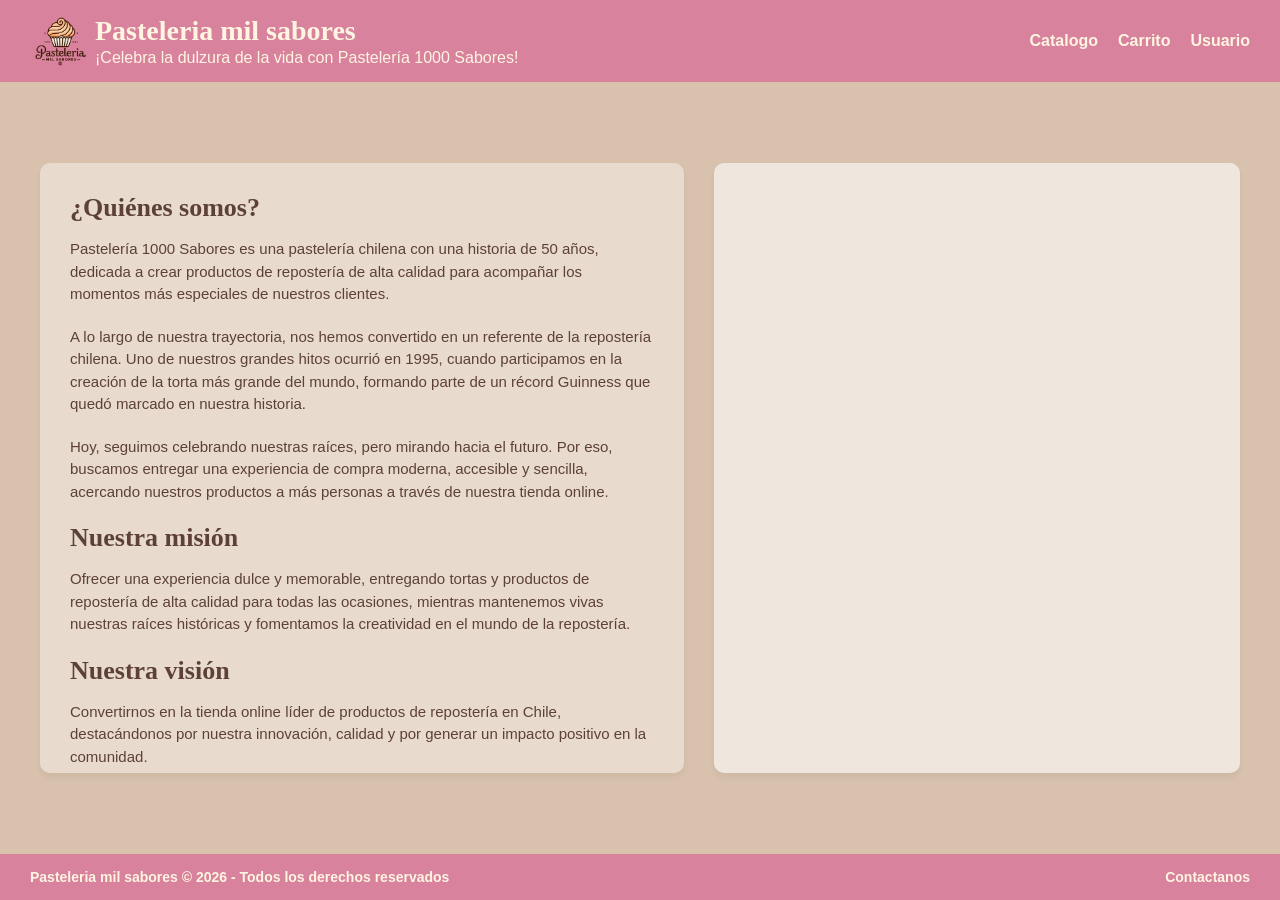
<file: inicio/index.html>
<!DOCTYPE html>
<html lang="es">

<head> <!-- COPIAR Y PEGAR ESTO COMO BASE EN TODOS LOS HTML -->
    <meta charset="UTF-8">
    <meta name="viewport" content="width=device-width, initial-scale=1.0">
    <title>Pasteleria mil sabores</title>

    <link rel="stylesheet" href="style.css">

    <!-- fuente principal -->
    <link rel="stylesheet" href="https://fonts.google.com/specimen/Lato">
    <!-- fuente encabezado -->
    <link rel="stylesheet" href="https://fonts.google.com/specimen/Pacifico">

</head>

<body>

    <!-- header base para todos los html (vistas) -->
    <!-- chicos RECUERDEN COPIAR Y PEGAR el HEADER del CONTACTANOS
        aqui no esta el boton inicio, ese se encuentra en el contactanos -->
        
<header class="nav-header">
    <nav class="nav-contenedor">

        <div class="header-logo">
            <img class="logo-img" src="..\multimedia\logo pasteleria.png" alt="logo pasteleria">

            <div>
                <h1 class="titulo-header">Pasteleria mil sabores</h1>
                <p class="eslogan-header">¡Celebra la dulzura de la vida con Pastelería 1000 Sabores!</p>
            </div>

        </div>

        <ul class="navbar-nav">
            <li class="item-nav">
                <a href="../catalogo/catalogo.html">Catalogo</a>
            </li>
            <li class="item-nav">
                <a href="../carrito/carrito.html">Carrito</a>
            </li>
            <li class="item-nav">
                <a href="../usuario/inicio_sesion.html">Usuario</a>
            </li>
        </ul>

    </nav>
</header>

    <main>

        <section class="portada-index">
            <div class="portada-contenido">
                
                <div class="card-index-texto">
                    <h2 class="portada-titulo">¿Quiénes somos?</h2>
                    <p class="portada-baja">Pastelería 1000 Sabores es una pastelería chilena con una historia de 50 años,
                        dedicada a crear productos de repostería de alta calidad para acompañar los momentos más
                        especiales de nuestros clientes.</p>
        
                    <p class="portada-baja">A lo largo de nuestra trayectoria, nos hemos convertido en un referente de la
                        repostería chilena. Uno de nuestros grandes hitos ocurrió en 1995, cuando participamos en la creación de la
                        torta más grande del mundo, formando parte de un récord Guinness que quedó marcado en nuestra historia.
                    </p>
        
                    <p class="portada-baja">Hoy, seguimos celebrando nuestras raíces, pero mirando hacia el futuro. Por eso,
                        buscamos entregar una experiencia de compra moderna, accesible y sencilla, acercando
                        nuestros productos a más personas a través de nuestra tienda online.
                    </p>
        
                    <h2 class="portada-titulo">Nuestra misión</h2>
                    <p class="portada-baja">Ofrecer una experiencia dulce y memorable, entregando
                        tortas y productos de repostería de alta calidad para todas las ocasiones, mientras mantenemos
                        vivas nuestras raíces históricas y fomentamos la creatividad en el mundo de la repostería.
                    </p>
        
                    <h2 class="portada-titulo">Nuestra visión</h2>
                    <p class="portada-baja">Convertirnos en la tienda online líder de productos de
                        repostería en Chile, destacándonos por nuestra innovación, calidad y por generar un
                        impacto positivo en la comunidad.
                    </p>
        
                    <h2 class="portada-titulo">50 años creando momentos dulces</h2>
                    <p class="portada-baja">Nuestra historia nos inspira, nuestra calidad nos representa
                        y la innovación nos impulsa a seguir creciendo.
                    </p>
                </div>
        
                <div class="card-index-video">
                    <video src="../multimedia/video pasteleria.mp4" loop autoplay muted></video>
                </div>

            </div>
        </section>
        
    </main>

    <!-- footer base para todos los html (vistas) -->
    <footer class="nav-footer">
        <nav>
            <div class="footer-contenedor">
                <p class="footer-texto">Pasteleria mil sabores &copy; 2026 - Todos los derechos reservados</p>
                <a class="footer-link" href="../contactanos/contactanos.html">Contactanos</a>
            </div>
        </nav>
    </footer>

</body>

</html>
</file>
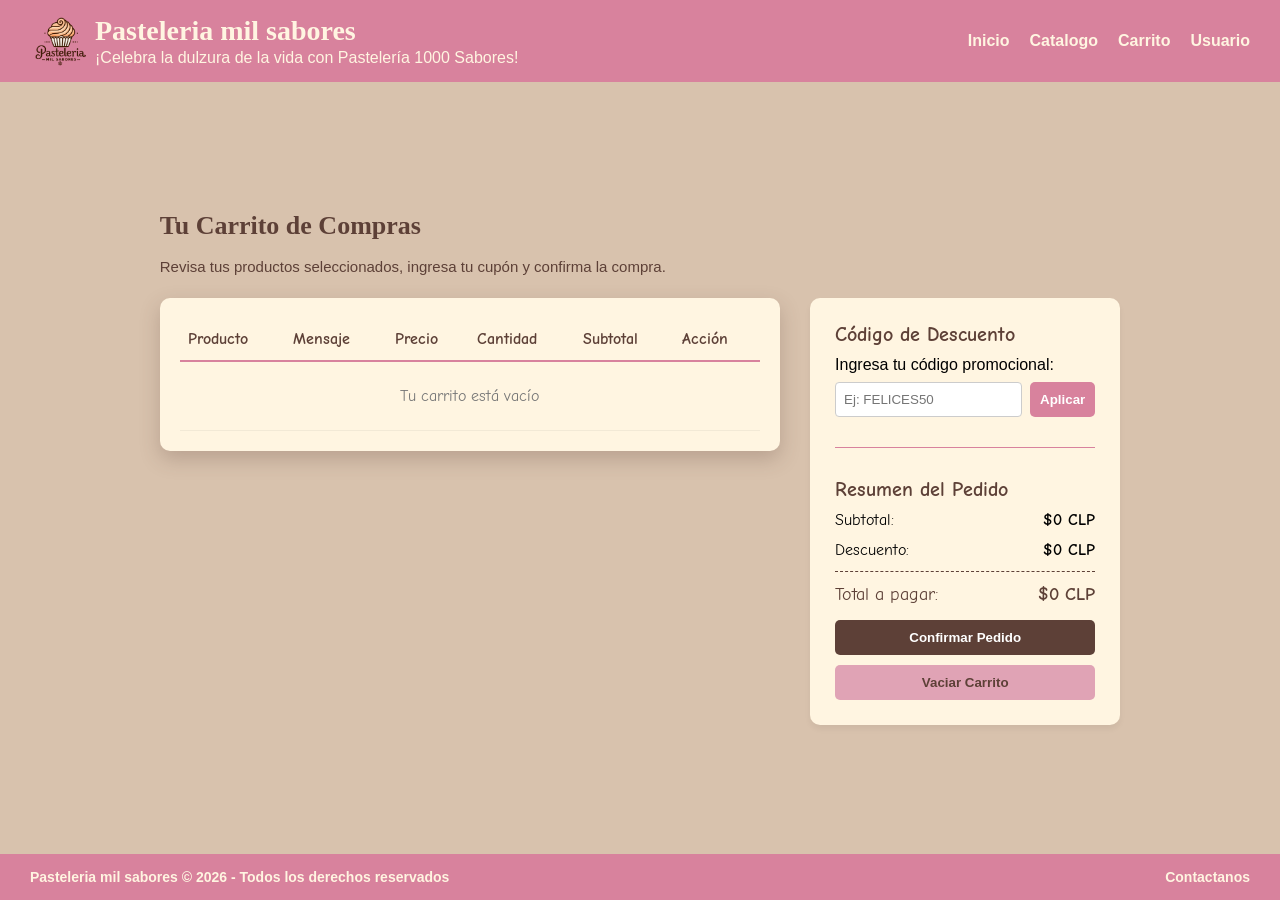
<file: carrito/carrito.html>
<!DOCTYPE html>
<html lang="es">

<head>
    <meta charset="UTF-8">
    <meta name="viewport" content="width=device-width, initial-scale=1.0">
    <title>Carrito - Pasteleria mil sabores</title>

    <link rel="stylesheet" href="../inicio/style.css">
    <link rel="stylesheet" href="carrito.css">
    <link rel="stylesheet" href="https://fonts.googleapis.com/css2?family=Comic+Neue:wght@400;700&display=swap">
</head>

<body>

    <header class="nav-header">
        <nav class="nav-contenedor">
            <div class="header-logo">
                <img class="logo-img" src="../multimedia/logo pasteleria.png" alt="logo pasteleria">
                <div>
                    <h1 class="titulo-header">Pasteleria mil sabores</h1>
                    <p class="eslogan-header">¡Celebra la dulzura de la vida con Pastelería 1000 Sabores!</p>
                </div>
            </div>

            <ul class="navbar-nav">
                <li class="item-nav"><a href="../inicio/index.html">Inicio</a></li>
                <li class="item-nav"><a href="../catalogo/catalogo.html">Catalogo</a></li>
                <li class="item-nav"><a href="../carrito/carrito.html">Carrito</a></li>
                <li class="item-nav"><a href="../usuario/inicio_sesion.html">Usuario</a></li>
            </ul>
        </nav>
    </header>

    <main>
        <section class="contenedor-principal">
            <h2 class="portada-titulo">Tu Carrito de Compras</h2>
            <p class="portada-baja">Revisa tus productos seleccionados, ingresa tu cupón y confirma la compra.</p>

            <!-- Layout en 2 columnas -->
            <div class="carrito-grid">
                
                <!-- Columna Izquierda: Tabla de productos -->
                <div class="card-carrito">
                    <div class="contenedor-tabla">
                        <table class="tabla-carrito">
                            <thead>
                                <tr>
                                    <th>Producto</th>
                                    <th>Mensaje</th>
                                    <th>Precio</th>
                                    <th>Cantidad</th>
                                    <th>Subtotal</th>
                                    <th>Acción</th>
                                </tr>
                            </thead>
                            <tbody id="itemsCarrito"></tbody>
                        </table>
                    </div>
                </div>

                <!-- Columna Derecha: Cupón + Resumen -->
                <div class="card-resumen">
                    
                    <div class="bloque-cupon">
                        <h3 class="resumen-titulo">Código de Descuento</h3>
                        <p class="texto-cupon">Ingresa tu código promocional:</p>
                        <div class="cupon-box">
                            <input type="text" id="codigoCupon" placeholder="Ej: FELICES50">
                            <button type="button" id="btnAplicarCupon">Aplicar</button>
                        </div>
                    </div>

                    <hr class="separador">

                    <div class="resumen-pedido">
                        <h3 class="resumen-titulo">Resumen del Pedido</h3>
                        
                        <div class="fila-resumen">
                            <span>Subtotal:</span>
                            <span id="subtotal"><strong>$45.000 CLP</strong></span>
                        </div>
                        
                        <div class="fila-resumen">
                            <span>Descuento:</span>
                            <span id="descuento"><strong>$0 CLP</strong></span>
                        </div>
                        
                        <div class="fila-resumen fila-total">
                            <span>Total a pagar:</span>
                            <strong id="total">$45.000 CLP</strong>
                        </div>

                        <div class="acciones-carrito">
                            <button type="button" class="btn-confirmar">Confirmar Pedido</button>
                            <button type="button" class="btn-vaciar">Vaciar Carrito</button>
                        </div>
                    </div>

                </div>

            </div>
        </section>
    </main>

    <footer class="nav-footer">
        <nav>
            <div class="footer-contenedor">
                <p class="footer-texto">Pasteleria mil sabores &copy; 2026 - Todos los derechos reservados</p>
                <a class="footer-link" href="../contactanos/contactanos.html">Contactanos</a>
            </div>
        </nav>
    </footer>

    <script src="carrito.js"></script>
</body>

</html>
</file>
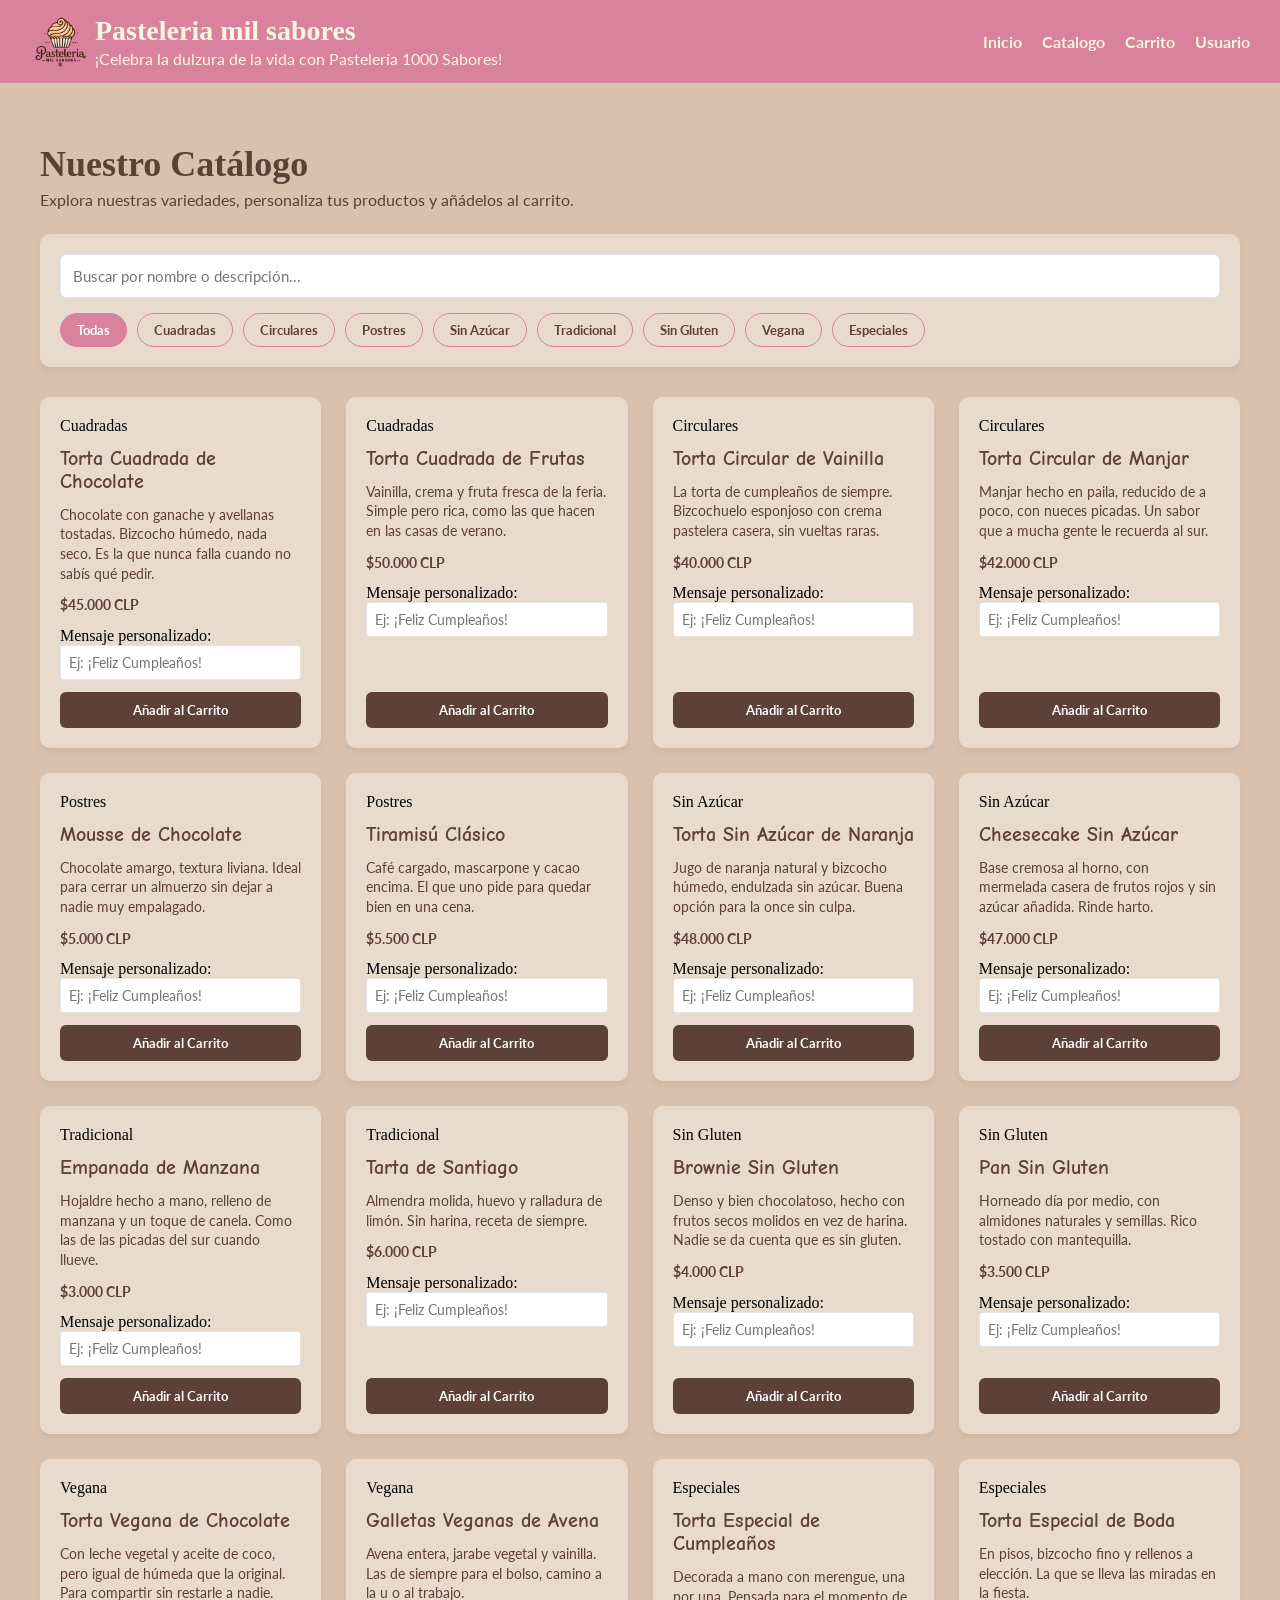
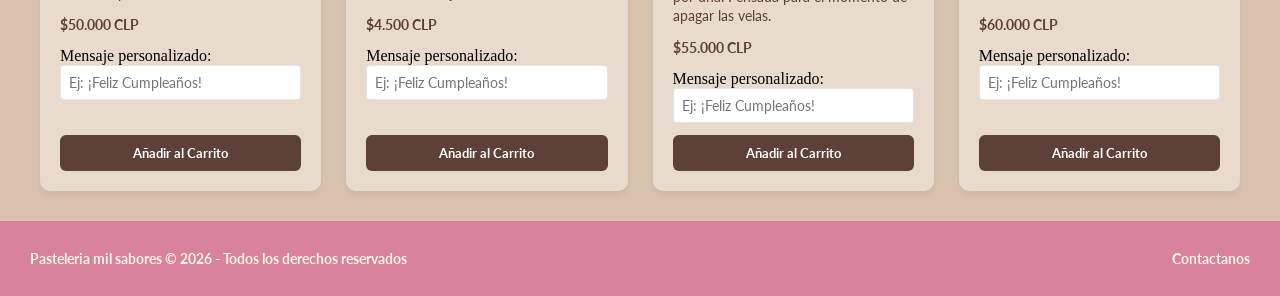
<file: catalogo/catalogo.html>
<!DOCTYPE html>
<html lang="es">

<head>
    <meta charset="UTF-8">
    <meta name="viewport" content="width=device-width, initial-scale=1.0">
    <title>Catálogo - Pasteleria mil sabores</title>

    <link rel="stylesheet" href="catalogo.css">

    <!-- Fuentes: Comic Neue para el sitio y Lato/Arial para las pestañas de navegación -->
    <link rel="stylesheet" href="https://fonts.googleapis.com/css2?family=Comic+Neue:wght@400;700&family=Lato:wght@700&display=swap">
</head>

<body>

    <header class="nav-header">
        <nav class="nav-contenedor">

            <div class="header-logo">
                <img class="logo-img" src="..\multimedia\logo pasteleria.png" alt="logo pasteleria">

                <div>
                    <h1 class="titulo-header">Pasteleria mil sabores</h1>
                    <p class="eslogan-header">¡Celebra la dulzura de la vida con Pastelería 1000 Sabores!</p>
                </div>

            </div>

            <ul class="navbar-nav">
                
                <li class="item-nav">
                    <a href="../inicio/index.html">Inicio</a>
                </li>
                <li class="item-nav">
                    <a href="../catalogo/catalogo.html">Catalogo</a>
                </li>
                <li class="item-nav">
                    <a href="../carrito/carrito.html">Carrito</a>
                </li>
                <li class="item-nav">
                    <a href="../usuario/inicio_sesion.html">Usuario</a>
                </li>
            </ul>

        </nav>
    </header>

    <main>
        <section class="contenedor-principal">
            <h2 class="portada-titulo">Nuestro Catálogo</h2>
            <p class="portada-baja">Explora nuestras variedades, personaliza tus productos y añádelos al carrito.</p>

            <div class="panel-busqueda">
                <input type="text" id="inputBuscar" class="campo-buscar" placeholder="Buscar por nombre o descripción...">
                
                <div class="contenedor-filtros">
                    <button type="button" class="btn-filtro active" onclick="filtrarCategoria('Todas', event)">Todas</button>
                    <button type="button" class="btn-filtro" onclick="filtrarCategoria('Cuadradas', event)">Cuadradas</button>
                    <button type="button" class="btn-filtro" onclick="filtrarCategoria('Circulares', event)">Circulares</button>
                    <button type="button" class="btn-filtro" onclick="filtrarCategoria('Postres', event)">Postres</button>
                    <button type="button" class="btn-filtro" onclick="filtrarCategoria('Sin Azúcar', event)">Sin Azúcar</button>
                    <button type="button" class="btn-filtro" onclick="filtrarCategoria('Tradicional', event)">Tradicional</button>
                    <button type="button" class="btn-filtro" onclick="filtrarCategoria('Sin Gluten', event)">Sin Gluten</button>
                    <button type="button" class="btn-filtro" onclick="filtrarCategoria('Vegana', event)">Vegana</button>
                    <button type="button" class="btn-filtro" onclick="filtrarCategoria('Especiales', event)">Especiales</button>
                </div>
            </div>

            <div class="grid-productos" id="contenedorProductos"></div>
        </section>
    </main>

    <footer class="nav-footer">
        <nav>
            <div class="footer-contenedor">
                <p class="footer-texto">Pasteleria mil sabores &copy; 2026 - Todos los derechos reservados</p>
                <a class="footer-link" href="../contactanos/contactanos.html">Contactanos</a>
            </div>
        </nav>
    </footer>

    <script src="data.js"></script>
    <script src="catalogo.js"></script>
</body>

</html>
</file>
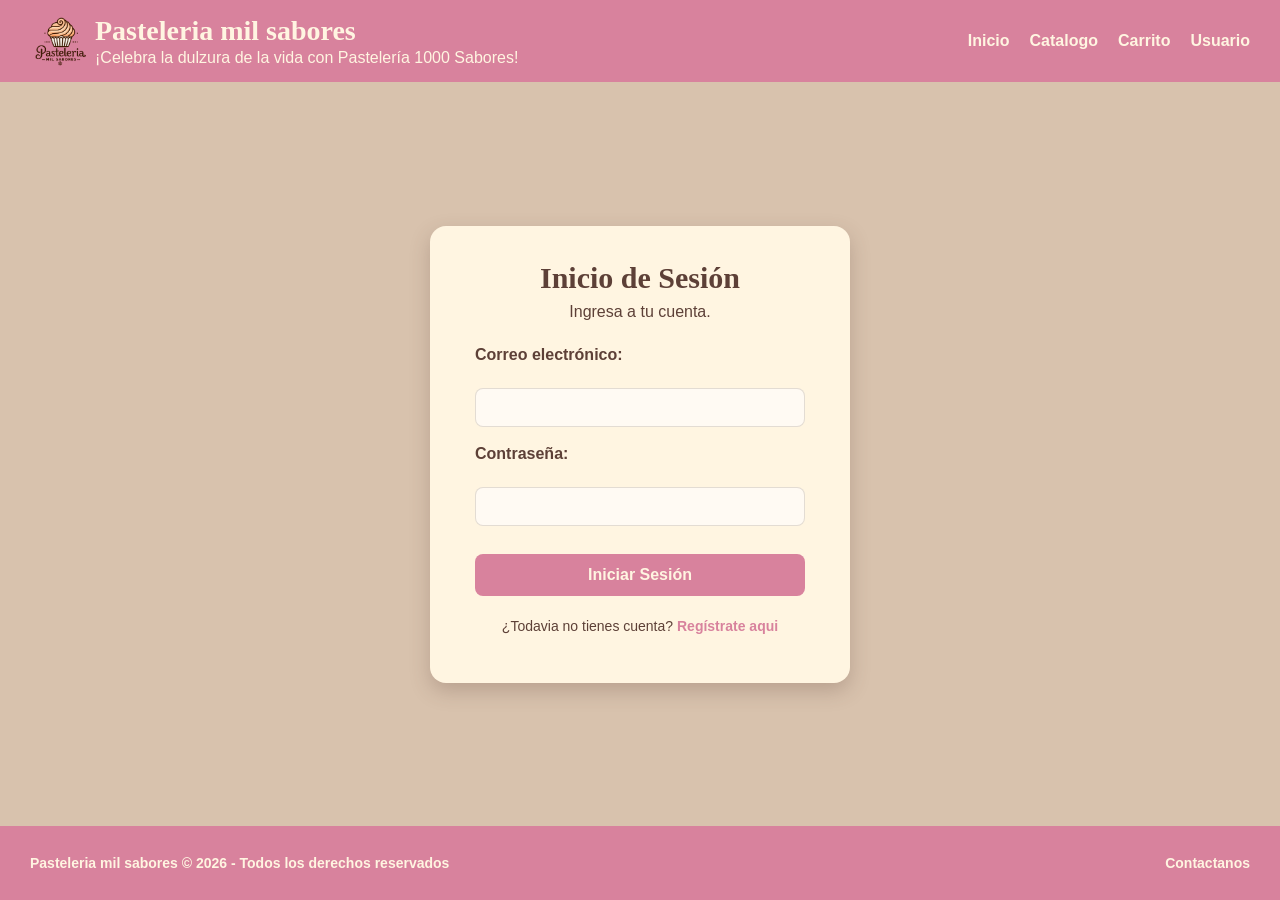
<file: usuario/inicio_sesion.html>
<!DOCTYPE html>
<html lang="es">


<head>
  <meta charset="UTF-8">
  <meta name="viewport" content="width=device-width, initial-scale=1.0">
  <title>Inicio de Sesión - Pastelería 1000 Sabores</title>
  <link rel="stylesheet" href="style.css">
  <!-- fuente principal -->
  <link rel="stylesheet" href="https://fonts.google.com/specimen/Lato">
  <!-- fuente encabezado -->
  <link rel="stylesheet" href="https://fonts.google.com/specimen/Pacifico">
</head>

<body class="pagina-login">
  
<header class="nav-header">
    <nav class="nav-contenedor">

        <div class="header-logo">
            <img class="logo-img" src="..\multimedia\logo pasteleria.png" alt="logo pasteleria">

            <div>
                <h1 class="titulo-header">Pasteleria mil sabores</h1>
                <p class="eslogan-header">¡Celebra la dulzura de la vida con Pastelería 1000 Sabores!</p>
            </div>

        </div>

        <ul class="navbar-nav">
            <li class="item-nav">
                <a href="../inicio/index.html">Inicio</a>
            </li>
            <li class="item-nav">
                <a href="../catalogo/catalogo.html">Catalogo</a>
            </li>
            <li class="item-nav">
                <a href="../carrito/carrito.html">Carrito</a>
            </li>
            <li class="item-nav">
                <a href="../usuario/inicio_sesion.html">Usuario</a>
            </li>
        </ul>

    </nav>
</header>

  </header>
  <!--Principal-->
  <main class="contenido-principal">
    <section class="seccion-login">
      <h2 class="titulo-seccion">Inicio de Sesión </h2>
      <p class="descripcion">Ingresa a tu cuenta.</p>

      <!--Formulario-->
      <form class="formulario-login">
        <div class="campo-formulario">
          <label class="etiqueta" for="correo">Correo electrónico:</label>
          <br>
          <input class="campo" type="email" id="correo" name="correo" required>
        </div>

        <div class="campo-formulario">
          <label class="etiqueta" for="contrasena">Contraseña:</label>
          <br>
          <input class="campo" type="password" id="contrasena" name="contrasena" required>
        </div>
        <button class="boton" type="submit">Iniciar Sesión</button>

      </form>
      <p class="texto-registro">
        ¿Todavia no tienes cuenta?
        <a class="enlace-registro" href="registro.html">Regístrate aqui</a>
      </p>

    </section>
  </main>

    <footer class="nav-footer">
        <nav>
            <div class="footer-contenedor">
                <p class="footer-texto">Pasteleria mil sabores &copy; 2026 - Todos los derechos reservados</p>
                <a class="footer-link" href="../contactanos/contactanos.html">Contactanos</a>
            </div>
        </nav>
    </footer>
  <script src="auth.js"></script>

</body>
</html>
</file>
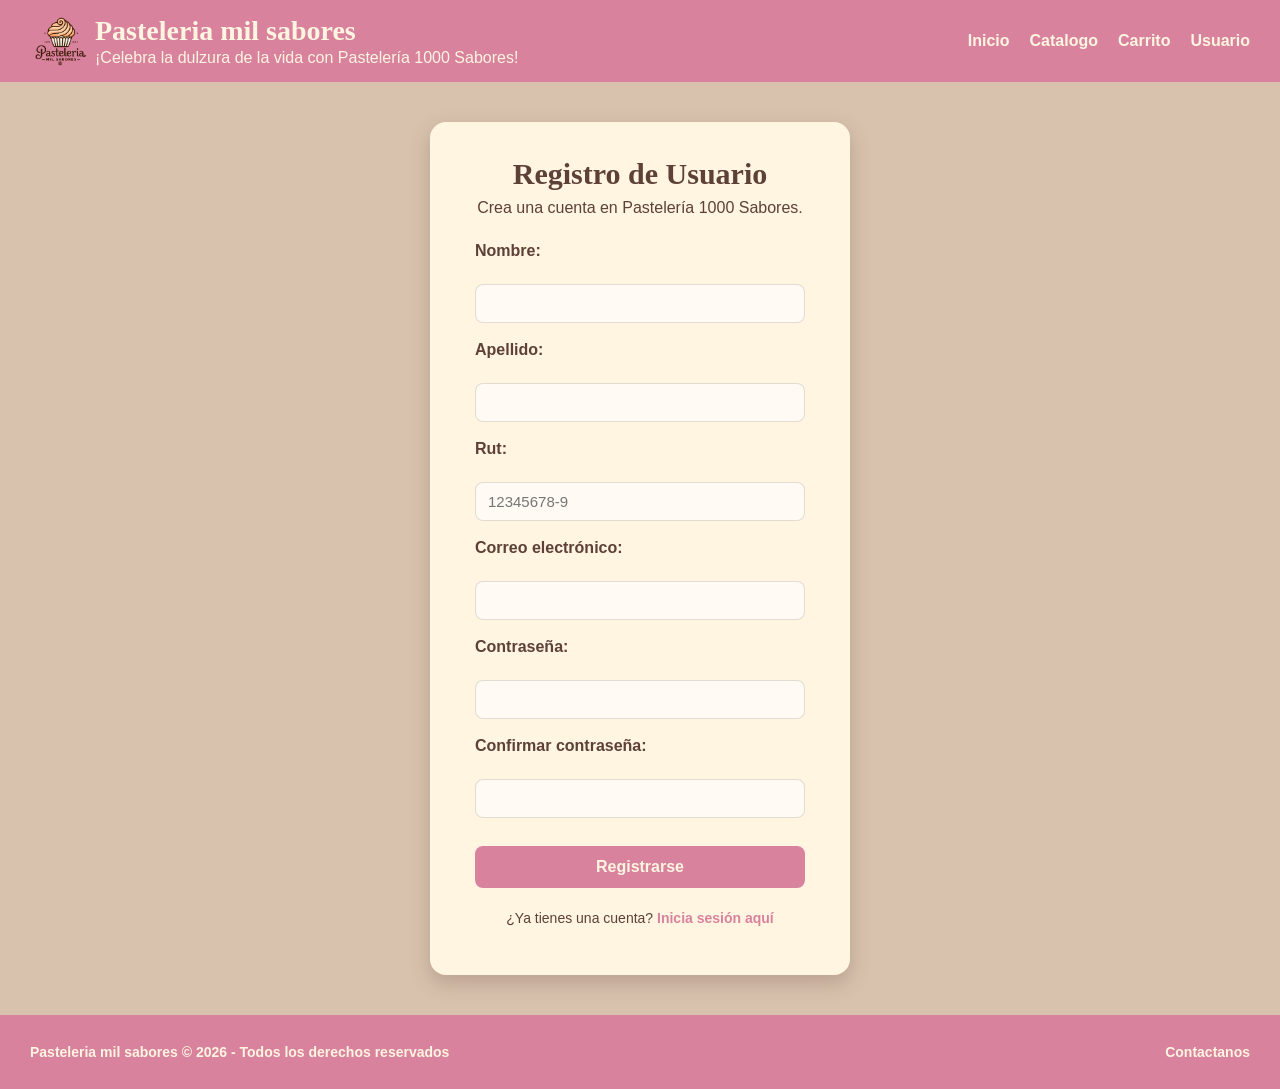
<file: usuario/registro.html>
<!DOCTYPE html>

<head>
  <meta charset="UTF-8">
  <meta name="viewport" content="width=device-width, initial-scale=1.0">
  <title>Registro - Pastelería 1000 Sabores</title>
  <link rel="stylesheet" href="style.css">
  <!-- fuente principal -->
  <link rel="stylesheet" href="https://fonts.google.com/specimen/Lato">
  <!-- fuente encabezado -->
  <link rel="stylesheet" href="https://fonts.google.com/specimen/Pacifico">
</head>



<body class="pagina-registro">
<header class="nav-header">
    <nav class="nav-contenedor">

        <div class="header-logo">
            <img class="logo-img" src="..\multimedia\logo pasteleria.png" alt="logo pasteleria">

            <div>
                <h1 class="titulo-header">Pasteleria mil sabores</h1>
                <p class="eslogan-header">¡Celebra la dulzura de la vida con Pastelería 1000 Sabores!</p>
            </div>

        </div>

        <ul class="navbar-nav">
            <li class="item-nav">
                <a href="../inicio/index.html">Inicio</a>
            </li>
            <li class="item-nav">
                <a href="../catalogo/catalogo.html">Catalogo</a>
            </li>
            <li class="item-nav">
                <a href="../carrito/carrito.html">Carrito</a>
            </li>
            <li class="item-nav">
                <a href="../usuario/inicio_sesion.html">Usuario</a>
            </li>
        </ul>

    </nav>
</header>
  <!-- Contenido principal -->
  <main class="contenido-principal">
    <section class="seccion-registro">
      <h2 class="titulo-seccion">Registro de Usuario</h2>
      <p class="descripcion">Crea una cuenta en Pastelería 1000 Sabores.</p>
      <!-- Formulario -->
      <form class="formulario-registro">
        <div class="campo-formulario">
          <label class="etiqueta" for="nombre">Nombre:</label>
          <br>
          <input class="campo" type="text" id="nombre" name="nombre" required>
        </div>

        <div class="campo-formulario">
          <label class="etiqueta" for="apellido">Apellido:</label>
          <br>
          <input class="campo" type="text" id="apellido" name="apellido" required>
        </div>

        <div class="campo-formulario">
          <label class="etiqueta" for="rut">Rut:</label>
          <br>
          <input class="campo" type="text" id="rut" name="rut" placeholder="12345678-9" required>
        </div>

        <div class="campo-formulario">
          <label class="etiqueta" for="correo">Correo electrónico:</label>
          <br>
          <input class="campo" type="email" id="correo" name="correo"required >
        </div>

        <div class="campo-formulario">
          <label class="etiqueta" for="contrasena"> Contraseña:</label>
          <br>
          <input class="campo" type="password" id="contrasena" name="contrasena" required>
        </div>

        <div class="campo-formulario">
          <label class="etiqueta" for="confirmar-contrasena">Confirmar contraseña:</label>
          <br>
          <input class="campo" type="password" id="confirmar-contrasena" name="confirmar-contrasena" required >
        </div>

        <button class="boton" type="submit">Registrarse</button>
      </form>

      <p class="texto-login">¿Ya tienes una cuenta?
        <a class="enlace-login" href="inicio_sesion.html">Inicia sesión aquí</a>
      </p>
    </section>
  </main>

    <footer class="nav-footer">
        <nav>
            <div class="footer-contenedor">
                <p class="footer-texto">Pasteleria mil sabores &copy; 2026 - Todos los derechos reservados</p>
                <a class="footer-link" href="../contactanos/contactanos.html">Contactanos</a>
            </div>
        </nav>
    </footer>
    
  <script src="auth.js"></script>

</body>
</html>
</file>
<file: inicio/style.css>
:root {
    --fondo-barras: #D8829D;
    --fondo-base: #d8c2ad;
    --texto-principal: #FFF5E1;
    --texto-secundario: #c5bab07b;
    --hover: #5D4037;
}

header.nav-header {
    background-color: var(--fondo-barras);
    padding: 15px 30px;
}

.nav-contenedor {
    display: flex;
    justify-content: space-between;
    align-items: center;
}

.header-logo {
    display: flex;
    align-items: center;
    object-fit: contain;
    gap: 5px;
}

.header-logo h1.titulo {
    margin: 0;
}

.header-logo p.eslogan-header {
    margin: 2px 0 0 0;
}

.logo-img {
    width: 60px;
    height: auto;
    object-fit: contain;
}

h1.titulo-header {
    margin: 0;
    font-family: 'Pacifico', cursive;
    color: var(--texto-principal);
    font-size: 28px;
}

p.eslogan-header {
    margin: 4px 0 0 0;
    font-family: 'Lato', sans-serif;
    color: var(--texto-principal);
}

ul.navbar-nav {
    display: flex;
    gap: 20px;
    list-style: none;
    margin: 0;
    padding: 0;
}

li.item-nav a {
    color: var(--texto-principal);
    text-decoration: none;
    font-family: 'Lato', sans-serif;
    font-weight: bold;
    transition: color 0.3s ease;
}

li.item-nav a:hover {
    color: var(--hover);
}

html, body {
    height: 100%;
    margin: 0;
}

body {
    display: flex;
    flex-direction: column;
}

main {
    flex: 1;
    background-color: var(--fondo-base);
    display: flex;
    align-items: center;
    justify-content: center;
    padding: 40px 20px;
}

section.portada-index {
    width: 100%;
    max-width: 1200px;
    margin: 0 auto;
}

.portada-contenido {
    display: flex;
    justify-content: center;
    align-items: stretch;
    gap: 30px;
}

.card-index-texto {
    flex: 1.2;
    background-color: rgba(255, 255, 255, 0.4);
    border-radius: 10px;
    padding: 30px;
    box-shadow: 0 4px 6px rgba(0, 0, 0, 0.05);
    max-height: 550px;
    overflow-y: auto;
}

.card-index-video {
    flex: 1;
    background-color: rgba(255, 255, 255, 0.6);
    border-radius: 10px;
    padding: 20px;
    box-shadow: 0 4px 6px rgba(0, 0, 0, 0.05);
    display: flex;
    align-items: center;
    justify-content: center;
}

.card-index-video video {
    width: 100%;
    height: 100%;
    max-height: 510px;
    object-fit: cover;
    border-radius: 6px;
}

h2.portada-titulo {
    font-family: 'Pacifico', cursive;
    color: var(--hover);
    margin-top: 0;
    margin-bottom: 12px;
    font-size: 26px;
}
    
p.portada-baja {
    font-family: 'Lato', sans-serif;
    color: var(--hover);
    font-size: 15px;
    line-height: 1.5;
    margin-bottom: 20px;
}

.card-index-texto::-webkit-scrollbar {
    width: 6px;
}

.card-index-texto::-webkit-scrollbar-thumb {
    background-color: var(--fondo-barras);
    border-radius: 10px;
}

footer.nav-footer {
    background-color: var(--fondo-barras);
    padding: 15px 30px;
}

.footer-contenedor {
    display: flex;
    justify-content: space-between;
    align-items: center;
}

.footer-texto {
    color: var(--texto-principal);
    text-decoration: none;
    font-family: 'Lato', sans-serif;
    font-weight: bold;
    font-size: 14px;
    margin: 0;
}

a.footer-link {
    color: var(--texto-principal);
    text-decoration: none;
    font-family: 'Lato', sans-serif;
    font-size: 14px;
    font-weight: bold;
}

a.footer-link:visited {
    color: var(--texto-principal);
}

a.footer-link:hover {
    color: var(--hover);
    transition: color 0.3s ease;
}
</file>
<file: carrito/carrito.css>
:root {
    --fondo-barras: #D8829D;
    --fondo-base: #d8c2ad;
    --texto-principal: #FFF5E1;
    --texto-secundario: #c5bab07b;
    --hover: #5D4037;
}

/* header */

header.nav-header{
    background-color: var(--fondo-barras);
    padding: 15px 30px;
}

.nav-contenedor{
    display: flex;
    justify-content: space-between;
    align-items: center;
}

.header-logo{
    display: flex;
    align-items: center;
    object-fit: contain;
    gap: 5px
}

.header-logo h1.titulo{
    margin: 0;
}

.header-logo p.eslogan-header{
    margin: 2px 0 0 0;
}

.logo-img{
    width: 60px;
    height: auto;
    object-fit: contain;
}

h1.titulo-header{
    margin: 0;
    font-family: 'Pacifico', cursive;
    color: var(--texto-principal);
    font-size: 28px;
}

p.eslogan-header{
    margin: 4px 0 0 0;
    font-family: 'Lato', sans-serif;
    color: var(--texto-principal);
}

ul.navbar-nav{
    display: flex;
    gap: 20px;
    list-style: none;
    margin: 0;
    padding: 0;
}

li.item-nav a{
    color: var(--texto-principal);
    text-decoration: none;
    font-family: 'Lato', sans-serif;
    font-weight: bold;
    transition: color 0.3s ease;
}

li.item-nav a:hover{
    color: var(--hover);
}

/* cuerpo */

html, body{
    height: 100%;
    margin: 0;
}

body{
    display: flex;
    flex-direction: column;
}

main{
    flex: 1;
    background-color: var(--fondo-base);
}

.contenedor-principal{
    padding: 20px 40px;
}

.portada-titulo{
    font-family: 'Lato', sans-serif;
    color: #4a3b32;
    margin-top: 0;
    margin-bottom: 25px;
}

.carrito-grid{
    display: grid;
    grid-template-columns: 2fr 1fr;
    gap: 30px;
    align-items: start;
}

.card-carrito{
    background-color: var(--texto-principal);
    border-radius: 10px;
    padding: 20px;
    box-shadow: 0 8px 20px rgba(93, 64, 55, 0.25);
}

.tabla-carrito{
    width: 100%;
    border-collapse: collapse;
    font-family: 'Comic Neue', sans-serif;
    font-size: 16px;
}

.tabla-carrito th{
    border-bottom: 2px solid var(--fondo-barras);
    padding: 12px 8px;
    color: var(--hover);
    text-align: left;    
}

.tabla-carrito td {
    padding: 15px 8px;
    border-bottom: 1px solid rgba(0, 0, 0, 0.05);
}

.campo-cantidad {
    width: 50px;
    padding: 5px;
    border-radius: 4px;
    border: 1px solid #ccc;
}

.card-resumen {
    background-color: var(--texto-principal);
    border-radius: 10px;
    padding: 25px;
    box-shadow: 0 4px 6px rgba(0, 0, 0, 0.05);
    display: flex;
    flex-direction: column;
    gap: 20px;
}

.resumen-titulo {
    margin: 0 0 10px 0;
    font-family: 'Comic Neue', sans-serif;
    color: var(--hover);
    font-size: 20px;
}

.texto-cupon {
    font-family: 'Lato', sans-serif;
    margin: 0 0 8px 0;
}

.cupon-box {
    display: flex;
    gap: 8px;
}

.cupon-box input {
    flex: 1;
    padding: 8px;
    border: 1px solid #ccc;
    border-radius: 4px;
}

.separador {
    border: 0;
    border-top: 1px solid var(--fondo-barras);
    margin: 10px 0;
    width: 100%;
}

.fila-resumen {
    display: flex;
    justify-content: space-between;
    margin-bottom: 12px;
    font-family: 'Comic Neue', sans-serif;
    font-size: 16px;
}

.fila-total {
    border-top: 1px dashed var(--hover);
    padding-top: 12px;
    font-size: 18px;
    color: var(--hover);
}

.acciones-carrito {
    display: flex;
    flex-direction: column;
    gap: 10px;
    margin-top: 15px;
}

.acciones-carrito button, .cupon-box button, .btn-eliminar {
    padding: 10px;
    border: none;
    border-radius: 5px;
    font-family: 'Lato', sans-serif;
    font-weight: bold;
    cursor: pointer;
    transition: background-color 0.2s;
}

.btn-confirmar { background-color: var(--hover); color: white; }
.btn-confirmar:hover { background-color: #422d27; }
.btn-vaciar { background-color: #e0a3b5; color: var(--hover); }
.btn-vaciar:hover { background-color: #d18ba2; }
#btnAplicarCupon { background-color: var(--fondo-barras); color: white; }
#btnAplicarCupon:hover { background-color: #c46b86; }
.btn-eliminar { background-color: #ff6b6b; color: white; padding: 5px 10px; }
.btn-eliminar:hover { background-color: #e65c5c; }

/* footer */

footer.nav-footer{
    background-color: var(--fondo-barras);
    padding: 15px 30px;
}

.footer-contenedor{
    display: flex;
    justify-content: space-between;
    align-items: center;
}

.footer-texto{
    color: var(--texto-principal);
    text-decoration: none;
    font-family: 'Lato', sans-serif;
    font-weight: bold;
    font-size: 14px;
}

a.footer-link{
    color: var(--texto-principal);
    text-decoration: none;
    font-family: 'Lato', sans-serif;
    font-size: 14px;
    font-weight: bold;
}

a.footer-link:visited{
    color: var(--texto-principal);
}

a.footer-link:hover{
    color: var(--hover);
    transition: color 0.3s ease;
}
</file>
<file: catalogo/catalogo.css>
:root {
    --fondo-barras: #D8829D;
    --fondo-base: #d8c2ad;
    --texto-principal: #FFF5E1;
    --texto-secundario: #c5bab07b;
    --hover: #5D4037;
}

header.nav-header {
    background-color: var(--fondo-barras);
    padding: 15px 30px;
}

.nav-contenedor {
    display: flex;
    justify-content: space-between;
    align-items: center;
}

.header-logo {
    display: flex;
    align-items: center;
    object-fit: contain;
    gap: 5px;
}

.header-logo h1.titulo {
    margin: 0;
}

.header-logo p.eslogan-header {
    margin: 2px 0 0 0;
}

.logo-img {
    width: 60px;
    height: auto;
    object-fit: contain;
}

h1.titulo-header {
    margin: 0;
    font-family: 'Pacifico', cursive;
    color: var(--texto-principal);
    font-size: 28px;
}

p.eslogan-header {
    margin: 4px 0 0 0;
    font-family: 'Lato', sans-serif;
    color: var(--texto-principal);
}

ul.navbar-nav {
    display: flex;
    gap: 20px;
    list-style: none;
    margin: 0;
    padding: 0;
}

li.item-nav a {
    color: var(--texto-principal);
    text-decoration: none;
    font-family: 'Lato', sans-serif;
    font-weight: bold;
    transition: color 0.3s ease;
}

li.item-nav a:hover {
    color: var(--hover);
}

html, body {
    height: 100%;
    margin: 0;
}

body {
    display: flex;
    flex-direction: column;
}

main {
    flex: 1;
    background-color: var(--fondo-base);
}

.contenedor-principal {
    padding: 30px 40px;
    max-width: 1200px;
    margin: 0 auto;
}

.portada-titulo {
    font-family: 'Pacifico', cursive;
    color: var(--hover);
    margin-bottom: 5px;
    font-size: 36px;
}

.portada-baja {
    font-family: 'Lato', sans-serif;
    color: var(--hover);
    margin-top: 0;
    margin-bottom: 25px;
}

.panel-busqueda {
    background-color: rgba(255, 255, 255, 0.4);
    border-radius: 10px;
    padding: 20px;
    box-shadow: 0 4px 6px rgba(0, 0, 0, 0.05);
    margin-bottom: 30px;
    display: flex;
    flex-direction: column;
    gap: 15px;
}

.campo-buscar {
    width: 100%;
    padding: 12px;
    box-sizing: border-box;
    border: 1px solid rgba(0, 0, 0, 0.1);
    border-radius: 6px;
    font-family: 'Lato', sans-serif;
    font-size: 15px;
}

.contenedor-filtros {
    display: flex;
    gap: 10px;
    flex-wrap: wrap;
}

.btn-filtro {
    padding: 8px 16px;
    border: 1px solid var(--fondo-barras);
    border-radius: 20px;
    background-color: transparent;
    color: var(--hover);
    font-family: 'Lato', sans-serif;
    font-weight: bold;
    cursor: pointer;
    transition: background-color 0.2s, color 0.2s;
}

.btn-filtro:hover, .btn-filtro.active {
    background-color: var(--fondo-barras);
    color: white;
}

.grid-productos {
    display: grid;
    grid-template-columns: repeat(auto-fill, minmax(260px, 1fr));
    gap: 25px;
    margin-top: 20px;
}

.grid-productos > * {
    background-color: rgba(255, 255, 255, 0.4) !important;
    border-radius: 10px !important;
    padding: 20px !important;
    box-shadow: 0 4px 6px rgba(0, 0, 0, 0.05) !important;
    display: flex !important;
    flex-direction: column !important;
    gap: 12px !important;
}

.grid-productos > * h3, 
.grid-productos > * h4,
.grid-productos > * .titulo-producto {
    margin: 0;
    font-family: 'Comic Neue', sans-serif;
    color: var(--hover);
    font-size: 20px;
}

.grid-productos > * p {
    margin: 0;
    font-family: 'Lato', sans-serif;
    color: var(--hover);
    font-size: 14px;
    line-height: 1.4;
}

.grid-productos > * .precio {
    font-family: 'Comic Neue', sans-serif;
    font-weight: bold;
    font-size: 18px;
    color: var(--hover);
    margin: 5px 0;
}

.grid-productos > * input {
    width: 100%;
    padding: 8px;
    box-sizing: border-box;
    border: 1px solid rgba(0, 0, 0, 0.1);
    border-radius: 4px;
    font-family: 'Lato', sans-serif;
    font-size: 14px;
}

.grid-productos > * button {
    margin-top: auto;
    padding: 10px;
    background-color: var(--hover);
    color: white;
    border: none;
    border-radius: 6px;
    font-family: 'Lato', sans-serif;
    font-weight: bold;
    cursor: pointer;
    transition: background-color 0.2s;
}

.grid-productos > * button:hover {
    background-color: #422d27;
}

footer.nav-footer {
    background-color: var(--fondo-barras);
    padding: 15px 30px;
}

.footer-contenedor {
    display: flex;
    justify-content: space-between;
    align-items: center;
}

.footer-texto {
    color: var(--texto-principal);
    text-decoration: none;
    font-family: 'Lato', sans-serif;
    font-weight: bold;
    font-size: 14px;
}

a.footer-link {
    color: var(--texto-principal);
    text-decoration: none;
    font-family: 'Lato', sans-serif;
    font-size: 14px;
    font-weight: bold;
}

a.footer-link:visited {
    color: var(--texto-principal);
}

a.footer-link:hover {
    color: var(--hover);
    transition: color 0.3s ease;
}
</file>
<file: usuario/style.css>
:root {
    --fondo-barras: #D8829D;
    --fondo-base: #d8c2ad;
    --texto-principal: #FFF5E1;
    --texto-secundario: #c5bab07b;
    --hover: #5D4037;
}
/*General*/
*{
    box-sizing: border-box;
}
html {
    height: 100%;
}

body {
    height: 100%;
    margin: 0;
    display: flex;
    flex-direction: column;
    font-family: 'Lato', sans-serif;
    background-color: var(--fondo-base);
}

header.nav-header{
    background-color: var(--fondo-barras);
    padding: 15px 30px;
}

.nav-contenedor{
    display: flex;
    justify-content: space-between;
    align-items: center;
}

.header-logo{
    display: flex;
    align-items: center;
    object-fit: contain;
    gap: 5px
}

.header-logo h1.titulo{
    margin: 0;
}

.header-logo p.eslogan-header{
    margin: 2px 0 0 0;
}

.logo-img{
    width: 60px;
    height: auto;
    object-fit: contain;
}

h1.titulo-header{
    margin: 0;
    font-family: 'Pacifico', cursive;
    color: var(--texto-principal);
    font-size: 28px;
}

p.eslogan-header{
    margin: 4px 0 0 0;
    font-family: 'Lato', sans-serif;
    color: var(--texto-principal);
}

ul.navbar-nav{
    display: flex;
    gap: 20px;
    list-style: none;
    margin: 0;
    padding: 0;
}

li.item-nav a{
    color: var(--texto-principal);
    text-decoration: none;
    font-family: 'Lato', sans-serif;
    font-weight: bold;
    transition: color 0.3s ease;
}

li.item-nav a:hover{
    color: var(--hover);
}
.titulo-logo {
    margin: 0;
    font-family: 'Pacifico', cursive;
    color: var(--texto-principal);
    font-size: 28px;
}
.menu {
    display: flex;
    gap: 20px;
}

.menu-enlace {
    color: var(--texto-principal);
    text-decoration: none;
    font-family: 'Lato', sans-serif;
    font-weight: bold;
    transition: color 0.3s ease;
}

.menu-enlace:hover {
    color: var(--hover);
}


.contenido-principal {
    flex: 1;
    background-color: var(--fondo-base);
    display: flex;
    justify-content: center;
    align-items: center;
    padding: 40px 20px;
}
.seccion-login {
    background-color: var(--texto-principal);
    border-radius: 16px;
    padding: 35px 45px;
    width: 100%;
    max-width: 420px;
    box-shadow: 0 8px 20px rgba(93, 64, 55, 0.25);
    text-align: center;
}
.seccion-registro {
    background-color: var(--texto-principal);
    border-radius: 16px;
    padding: 35px 45px;
    width: 100%;
    max-width: 420px;
    box-shadow: 0 8px 20px rgba(93, 64, 55, 0.25);
    text-align: center;
}
.titulo-seccion {
    font-family: 'Pacifico', cursive;
    color: var(--hover);
    font-size: 30px;
    margin: 0 0 8px 0;
}
.descripcion {
    color: var(--hover);
    margin: 0 0 25px 0;
    font-family: 'Lato', sans-serif;
}
.formulario-login {
    display: flex;
    flex-direction: column;
    gap: 18px;
    text-align: left;
}
.formulario-registro {
    display: flex;
    flex-direction: column;
    gap: 18px;
    text-align: left;
}
.campo-formulario {
    display: flex;
    flex-direction: column;
}
.etiqueta {
    color: var(--hover);
    font-weight: bold;
    margin-bottom: 6px;
    font-family: 'Lato', sans-serif;
}
.campo {
    padding: 10px 12px;
    border: 1px solid var(--texto-secundario);
    border-radius: 8px;
    background-color: #fffaf3;
    color: var(--hover);
    font-family: 'Lato', sans-serif;
    font-size: 15px;
    transition: border-color 0.3s ease, box-shadow 0.3s ease;
}
.campo:focus {
    outline: none;
    border-color: var(--fondo-barras);
    box-shadow: 0 0 0 3px rgba(216, 130, 157, 0.25);
}

.boton {
    margin-top: 10px;
    padding: 12px;
    border: none;
    border-radius: 8px;
    background-color: var(--fondo-barras);
    color: var(--texto-principal);
    font-family: 'Lato', sans-serif;
    font-weight: bold;
    font-size: 16px;
    cursor: pointer;
    transition: background-color 0.3s ease;
}
.boton:hover {
    background-color: var(--hover);
}
.texto-registro {
    margin-top: 22px;
    color: var(--hover);
    font-family: 'Lato', sans-serif;
    font-size: 14px;
}
/* Login y Registro*/
.texto-login {
    margin-top: 22px;
    color: var(--hover);
    font-family: 'Lato', sans-serif;
    font-size: 14px;
}
.enlace-registro {
    color: var(--fondo-barras);
    text-decoration: none;
    font-weight: bold;
    transition: color 0.3s ease;
}
.enlace-login {
    color: var(--fondo-barras);
    text-decoration: none;
    font-weight: bold;
    transition: color 0.3s ease;
}
.enlace-registro:hover {
    color: var(--hover);
    text-decoration: underline;
}
.enlace-login:hover {
    color: var(--hover);
    text-decoration: underline;
}

footer.nav-footer{
    background-color: var(--fondo-barras);
    padding: 15px 30px;
}

.footer-contenedor{
    display: flex;
    justify-content: space-between;
    align-items: center;
}

.footer-texto{
    color: var(--texto-principal);
    text-decoration: none;
    font-family: 'Lato', sans-serif;
    font-weight: bold;
    font-size: 14px;
}

a.footer-link{
    color: var(--texto-principal);
    text-decoration: none;
    font-family: 'Lato', sans-serif;
    font-size: 14px;
    font-weight: bold;
}

a.footer-link:visited{
    color: var(--texto-principal);
}

a.footer-link:hover{
    color: var(--hover);
    transition: color 0.3s ease;
}
</file>
